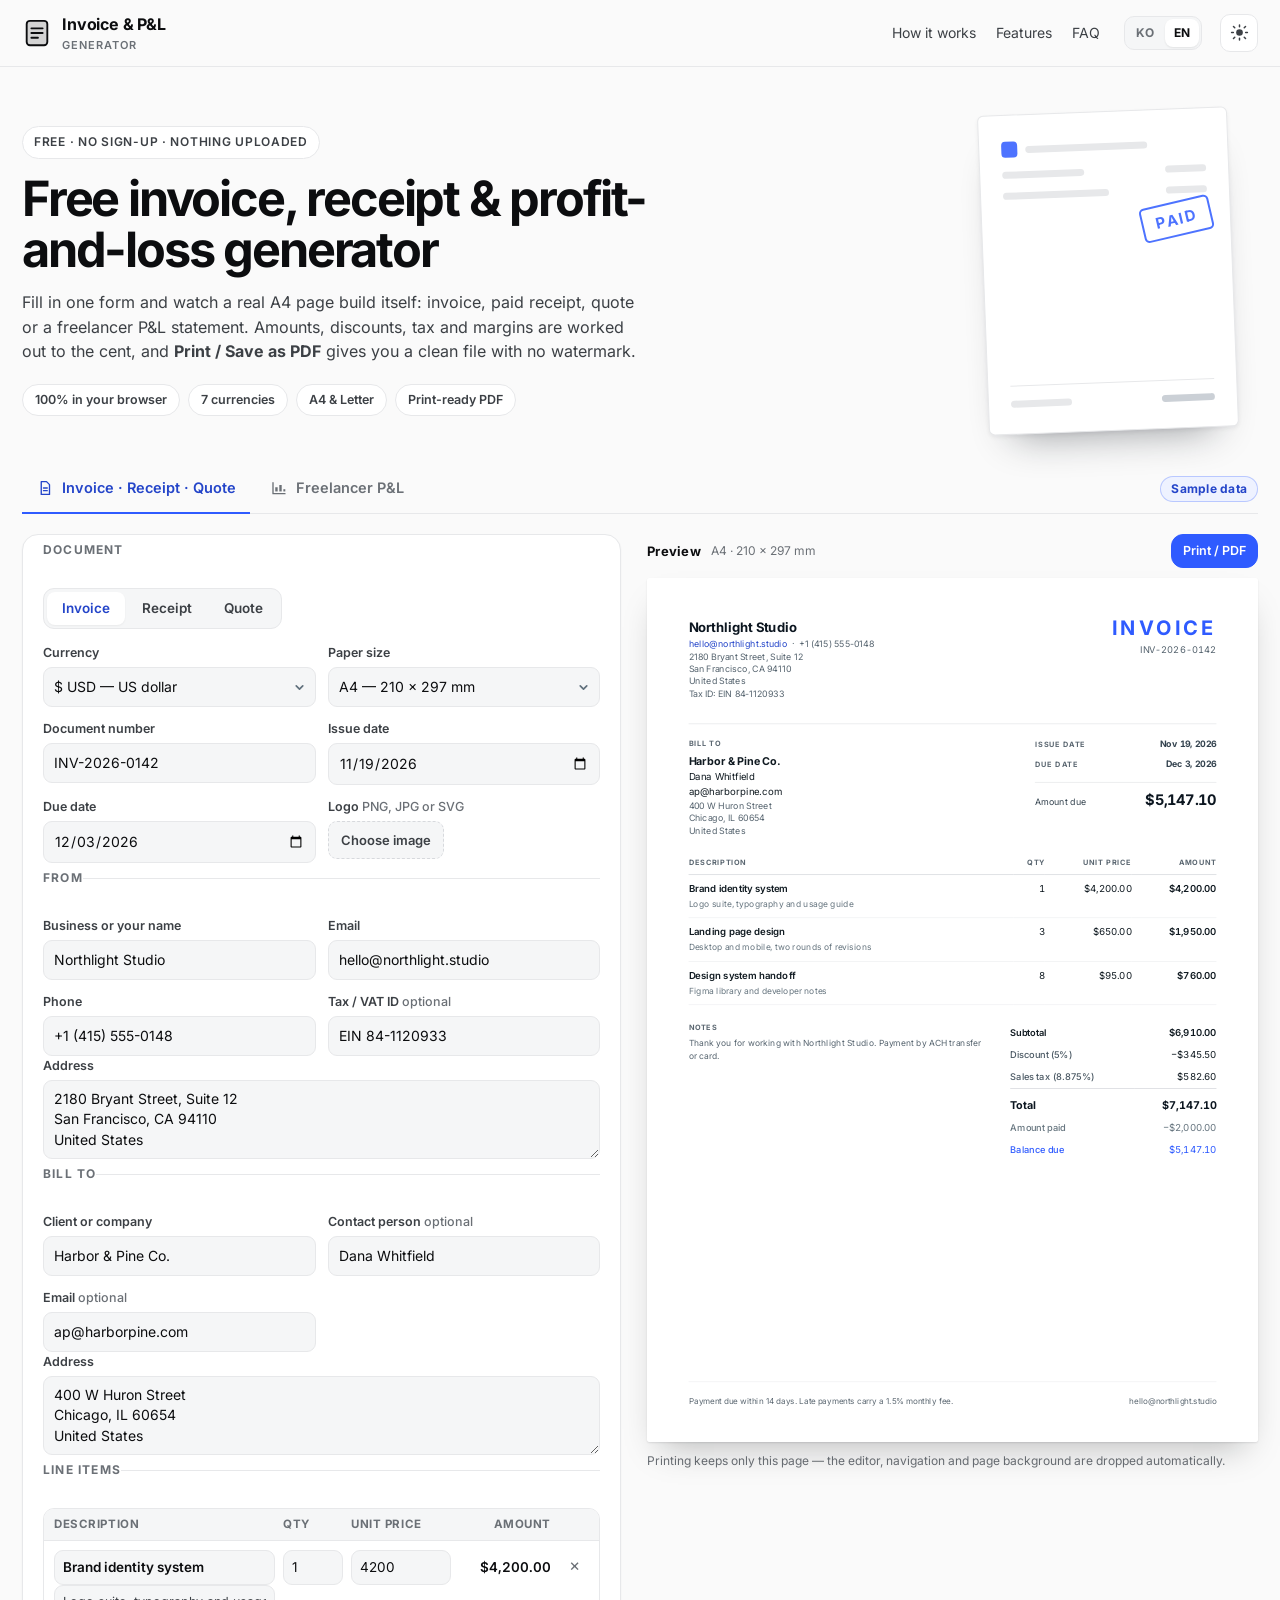
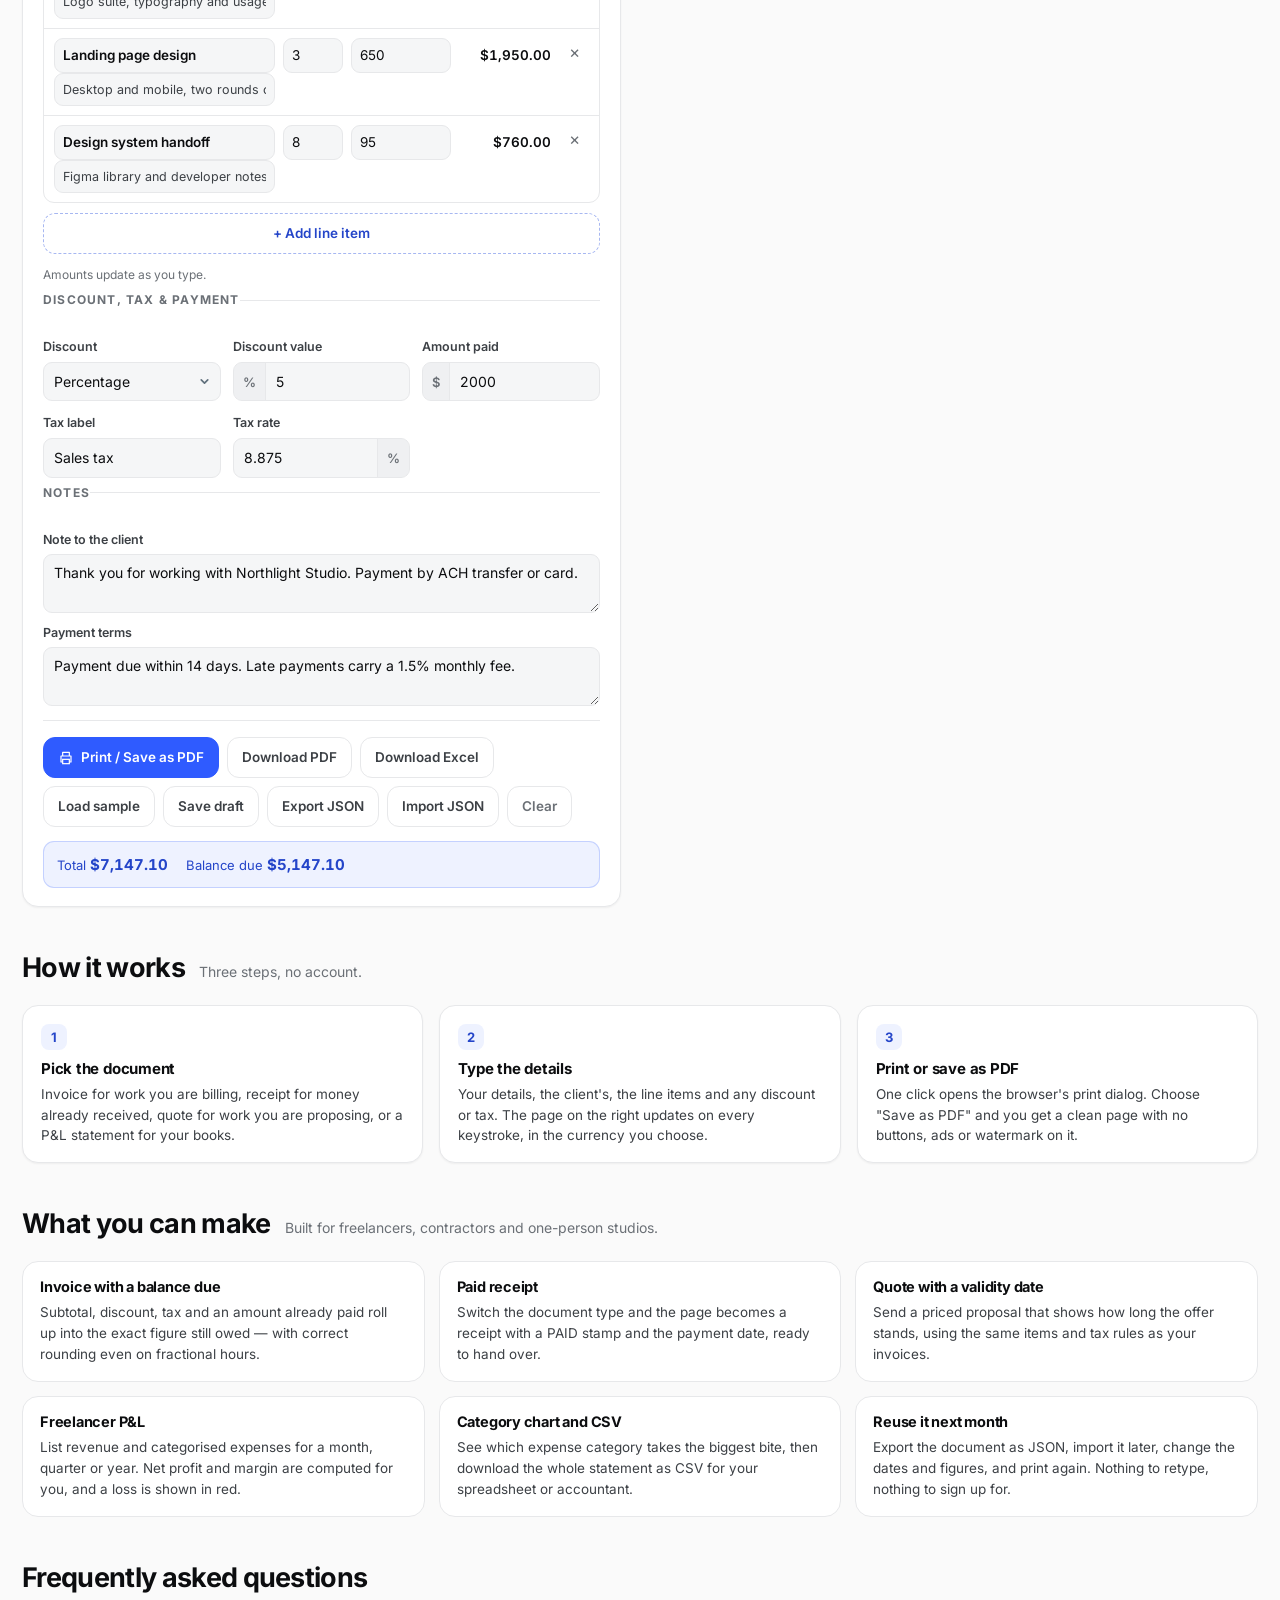
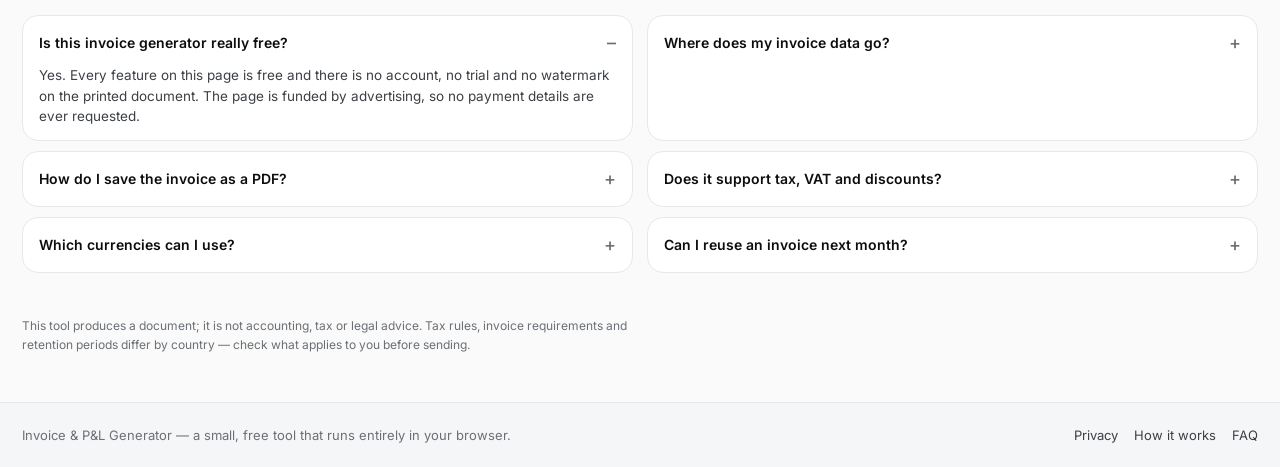
<file: index.html>
<!DOCTYPE html>
<html lang="en">
<head>
<meta charset="utf-8">
<meta name="viewport" content="width=device-width, initial-scale=1">
<title>Free Invoice, Receipt &amp; P&amp;L Generator — Print or Save as PDF</title>
<meta name="description" content="Make a professional invoice, receipt, quote or freelance profit and loss statement in your browser. Live A4 preview, 7 currencies, tax and discount math, print or save as PDF. No signup, nothing uploaded.">
<link rel="canonical" href="https://marcj81.github.io/invoice-receipt-pl-generator/">
<meta name="robots" content="index, follow">
<meta name="color-scheme" content="light dark">
<meta name="theme-color" content="#FAFAFA">
<meta property="og:type" content="website">
<meta property="og:site_name" content="Invoice &amp; P&amp;L Generator">
<meta property="og:title" content="Free Invoice, Receipt &amp; P&amp;L Generator">
<meta property="og:description" content="Invoice, receipt, quote and profit-and-loss statements with a live A4 preview. Print or save as PDF — everything stays in your browser.">
<meta property="og:url" content="https://marcj81.github.io/invoice-receipt-pl-generator/">
<meta name="twitter:card" content="summary">
<meta name="twitter:title" content="Free Invoice, Receipt &amp; P&amp;L Generator">
<meta name="twitter:description" content="Fill in the form, see the finished page, print to PDF. No account, no upload.">
<link rel="icon" href="favicon.svg" type="image/svg+xml">
<link rel="preload" href="assets/fonts/inter-latin.woff2" as="font" type="font/woff2" crossorigin>
<link rel="stylesheet" href="assets/styles.css">
<script type="application/ld+json">
{
  "@context": "https://schema.org",
  "@graph": [
    {
      "@type": "WebApplication",
      "name": "Invoice, Receipt & P&L Generator",
      "url": "https://marcj81.github.io/invoice-receipt-pl-generator/",
      "applicationCategory": "BusinessApplication",
      "operatingSystem": "Any browser",
      "browserRequirements": "Requires JavaScript",
      "description": "Create invoices, receipts, quotes and freelance profit and loss statements in the browser, with a live A4 preview and print-to-PDF output. Amounts, tax, discounts and margins are calculated exactly in integer cents.",
      "offers": { "@type": "Offer", "price": "0", "priceCurrency": "USD" },
      "featureList": [
        "Invoice, receipt and quote documents from one form",
        "Live A4 and Letter paper preview",
        "Seven currencies with correct decimal places",
        "Percentage or fixed discounts and tax rates",
        "Freelancer profit and loss statement",
        "Expense breakdown chart and CSV export",
        "Print or save as PDF without a watermark"
      ]
    },
    {
      "@type": "FAQPage",
      "mainEntity": [
        {
          "@type": "Question",
          "name": "Is this invoice generator really free?",
          "acceptedAnswer": {
            "@type": "Answer",
            "text": "Yes. Every feature on this page is free and there is no account, no trial and no watermark on the printed document. The page is funded by advertising, so no payment details are ever requested."
          }
        },
        {
          "@type": "Question",
          "name": "Where does my invoice data go?",
          "acceptedAnswer": {
            "@type": "Answer",
            "text": "Nowhere. The form, the logo image and the PDF all stay in your browser's memory. Nothing is uploaded, there is no server behind the tool, and you can keep working with the network offline once the page has loaded."
          }
        },
        {
          "@type": "Question",
          "name": "How do I save the invoice as a PDF?",
          "acceptedAnswer": {
            "@type": "Answer",
            "text": "Press Print / Save as PDF and choose \"Save as PDF\" as the printer. The print stylesheet removes the editor, buttons, navigation and background so only the document page is printed, in A4 or Letter as selected."
          }
        },
        {
          "@type": "Question",
          "name": "Does it support tax, VAT and discounts?",
          "acceptedAnswer": {
            "@type": "Answer",
            "text": "Yes. You can apply a percentage or a fixed discount, add a tax or VAT rate with your own label, and record an amount already paid. Tax is calculated on the discounted subtotal and the remaining balance is shown on the document."
          }
        },
        {
          "@type": "Question",
          "name": "Which currencies can I use?",
          "acceptedAnswer": {
            "@type": "Answer",
            "text": "US dollars, euros, pounds sterling, Canadian dollars, Australian dollars, Japanese yen and Korean won. Yen and won are shown without decimals and all other currencies with two, using correct thousands separators."
          }
        },
        {
          "@type": "Question",
          "name": "Can I reuse an invoice next month?",
          "acceptedAnswer": {
            "@type": "Answer",
            "text": "Yes. Export JSON keeps every field, so you can import the file later, change the dates and amounts, and print again. Save draft stores the same data in your own browser so the form is still filled when you come back."
          }
        }
      ]
    }
  ]
}
</script>
</head>
<body>
<a class="skip-link" href="#app">Skip to the generator</a>

<header class="site-header">
  <div class="header-inner">
    <a class="brand" href="./">
      <svg class="brand-mark" viewBox="0 0 32 32" aria-hidden="true" focusable="false">
        <rect x="5" y="3" width="22" height="26" rx="3.5" fill="currentColor" opacity=".16"></rect>
        <rect x="5" y="3" width="22" height="26" rx="3.5" fill="none" stroke="currentColor" stroke-width="2"></rect>
        <path d="M10 11h12M10 16h12M10 21h7" stroke="currentColor" stroke-width="2" stroke-linecap="round"></path>
      </svg>
      <span class="brand-text">Invoice&nbsp;&amp;&nbsp;P&amp;L<small>Generator</small></span>
    </a>
    <nav class="site-nav" aria-label="Page sections">
      <a href="#how-it-works">How it works</a>
      <a href="#features">Features</a>
      <a href="#faq">FAQ</a>
    </nav>
    <div class="lang-switch" role="group" aria-label="Language">
      <button type="button" class="lang-btn" data-lang="ko" aria-pressed="false">KO</button>
      <button type="button" class="lang-btn is-on" data-lang="en" aria-pressed="true">EN</button>
    </div>
    <button id="theme-toggle" class="icon-btn" type="button" aria-label="Switch colour theme" aria-pressed="false">
      <svg class="icon-sun" viewBox="0 0 24 24" aria-hidden="true" focusable="false"><circle cx="12" cy="12" r="4.2" fill="currentColor"></circle><path d="M12 2.6v2.2M12 19.2v2.2M4.2 12H2M22 12h-2.2M6 6l-1.6-1.6M19.6 19.6L18 18M18 6l1.6-1.6M4.4 19.6L6 18" stroke="currentColor" stroke-width="1.9" stroke-linecap="round"></path></svg>
      <svg class="icon-moon" viewBox="0 0 24 24" aria-hidden="true" focusable="false"><path d="M20 14.4A8.4 8.4 0 0 1 9.6 4a8.4 8.4 0 1 0 10.4 10.4z" fill="currentColor"></path></svg>
    </button>
  </div>
</header>

<main>
  <section class="hero">
    <div class="hero-copy">
      <p class="eyebrow">Free · No sign-up · Nothing uploaded</p>
      <h1>Free invoice, receipt &amp; profit-and-loss generator</h1>
      <p class="lede" data-ko-html="한 장의 입력 폼만 채우면 실제 A4 문서가 만들어집니다. 인보이스, 결제 완료 영수증, 견적서, 프리랜서 손익계산서까지. 금액·할인·세금·마진은 센트 단위로 계산되고, <b>인쇄 / PDF 저장</b>을 누르면 워터마크 없는 깨끗한 파일이 나옵니다.">Fill in one form and watch a real A4 page build itself: invoice, paid receipt, quote or a freelancer P&amp;L statement. Amounts, discounts, tax and margins are worked out to the cent, and <b>Print / Save as PDF</b> gives you a clean file with no watermark.</p>
      <ul class="hero-badges">
        <li>100% in your browser</li>
        <li>7 currencies</li>
        <li>A4 &amp; Letter</li>
        <li>Print-ready PDF</li>
      </ul>
    </div>
    <div class="hero-card" aria-hidden="true">
      <div class="mini-paper">
        <div class="mini-row"><span class="mini-dot"></span><span class="mini-line w60"></span></div>
        <div class="mini-row"><span class="mini-line w40"></span><span class="mini-line w20 right"></span></div>
        <div class="mini-row"><span class="mini-line w52"></span><span class="mini-line w20 right"></span></div>
        <div class="mini-total"><span class="mini-line w30"></span><span class="mini-line w26 right strong"></span></div>
        <span class="mini-stamp">PAID</span>
      </div>
    </div>
  </section>

  <section class="app-shell" id="app" aria-label="Invoice and profit and loss generator">
    <div class="tabs" role="tablist" aria-label="Document type">
      <button class="tab is-active" id="tab-doc" role="tab" type="button" aria-selected="true" aria-controls="panel-doc">
        <svg viewBox="0 0 24 24" aria-hidden="true" focusable="false"><path d="M7 3.5h7l4 4v13H7z" fill="none" stroke="currentColor" stroke-width="1.8" stroke-linejoin="round"></path><path d="M10 12h5M10 15.5h5" stroke="currentColor" stroke-width="1.8" stroke-linecap="round"></path></svg>
        Invoice · Receipt · Quote
      </button>
      <button class="tab" id="tab-pl" role="tab" type="button" aria-selected="false" aria-controls="panel-pl">
        <svg viewBox="0 0 24 24" aria-hidden="true" focusable="false"><path d="M4 19.5V5M4 19.5h16" stroke="currentColor" stroke-width="1.8" stroke-linecap="round"></path><rect x="7" y="11" width="3.2" height="5.6" fill="currentColor"></rect><rect x="12.4" y="8" width="3.2" height="8.6" fill="currentColor"></rect><rect x="17.8" y="13.6" width="2.6" height="3" fill="currentColor"></rect></svg>
        Freelancer P&amp;L
      </button>
      <span class="tabs-spacer"></span>
      <span class="badge" id="sample-badge" hidden>Sample data</span>
      <span class="badge badge-draft" id="draft-badge" hidden>Draft restored</span>
    </div>

    <!-- ============================== DOCUMENT ============================== -->
    <div class="workspace" id="panel-doc" role="tabpanel" aria-labelledby="tab-doc" data-mobile-view="edit">
      <div class="mobile-switch" role="group" aria-label="Editor or preview">
        <button type="button" class="is-active" data-view="edit">Edit</button>
        <button type="button" data-view="preview">Preview</button>
      </div>

      <form class="editor" id="doc-form" autocomplete="off" novalidate>
        <fieldset class="group">
          <legend>Document</legend>
          <div class="segmented" id="doc-kind" role="group" aria-label="Document type">
            <button type="button" data-kind="INVOICE" class="is-active">Invoice</button>
            <button type="button" data-kind="RECEIPT">Receipt</button>
            <button type="button" data-kind="QUOTE">Quote</button>
          </div>
          <div class="grid-2">
            <label class="field">
              <span class="field-label">Currency</span>
              <select id="currency" data-model="currency">
                <option value="USD">$ USD — US dollar</option>
                <option value="EUR">€ EUR — Euro</option>
                <option value="GBP">£ GBP — British pound</option>
                <option value="CAD">C$ CAD — Canadian dollar</option>
                <option value="AUD">A$ AUD — Australian dollar</option>
                <option value="JPY">¥ JPY — Japanese yen</option>
                <option value="KRW">₩ KRW — Korean won</option>
              </select>
            </label>
            <label class="field">
              <span class="field-label">Paper size</span>
              <select id="paper" data-model="paper">
                <option value="a4">A4 — 210 × 297 mm</option>
                <option value="letter">Letter — 8.5 × 11 in</option>
              </select>
            </label>
            <label class="field">
              <span class="field-label">Document number</span>
              <input id="doc-number" type="text" data-model="number" placeholder="INV-2026-0142" maxlength="40">
            </label>
            <label class="field">
              <span class="field-label">Issue date</span>
              <input id="issue-date" type="date" data-model="issueDate">
            </label>
            <label class="field">
              <span class="field-label" id="due-label">Due date</span>
              <input id="due-date" type="date" data-model="dueDate">
            </label>
            <div class="field logo-field">
              <span class="field-label">Logo <span class="hint-inline">PNG, JPG or SVG</span></span>
              <div class="logo-row">
                <label class="logo-pick">
                  <input id="logo-input" type="file" accept="image/png,image/jpeg,image/svg+xml,image/webp">
                  <span>Choose image</span>
                </label>
                <button type="button" class="btn btn-quiet" id="logo-clear" hidden>Remove</button>
              </div>
            </div>
          </div>
        </fieldset>

        <fieldset class="group">
          <legend>From</legend>
          <div class="grid-2">
            <label class="field">
              <span class="field-label">Business or your name</span>
              <input id="from-name" type="text" data-model="from.name" placeholder="Northlight Studio">
            </label>
            <label class="field">
              <span class="field-label">Email</span>
              <input id="from-email" type="email" data-model="from.email" placeholder="hello@studio.com">
            </label>
            <label class="field">
              <span class="field-label">Phone</span>
              <input id="from-phone" type="tel" data-model="from.phone" placeholder="+1 (415) 555-0148">
            </label>
            <label class="field">
              <span class="field-label">Tax / VAT ID <span class="hint-inline">optional</span></span>
              <input id="from-tax" type="text" data-model="from.taxId" placeholder="EIN 84-1120933">
            </label>
          </div>
          <label class="field">
            <span class="field-label">Address</span>
            <textarea id="from-address" rows="3" data-model="from.address" placeholder="Street, city, postal code, country"></textarea>
          </label>
        </fieldset>

        <fieldset class="group">
          <legend>Bill to</legend>
          <div class="grid-2">
            <label class="field">
              <span class="field-label">Client or company</span>
              <input id="bill-name" type="text" data-model="billTo.name" placeholder="Harbor &amp; Pine Co.">
            </label>
            <label class="field">
              <span class="field-label">Contact person <span class="hint-inline">optional</span></span>
              <input id="bill-contact" type="text" data-model="billTo.contact" placeholder="Dana Whitfield">
            </label>
            <label class="field">
              <span class="field-label">Email <span class="hint-inline">optional</span></span>
              <input id="bill-email" type="email" data-model="billTo.email" placeholder="ap@client.com">
            </label>
          </div>
          <label class="field">
            <span class="field-label">Address</span>
            <textarea id="bill-address" rows="3" data-model="billTo.address" placeholder="Street, city, postal code, country"></textarea>
          </label>
        </fieldset>

        <fieldset class="group">
          <legend>Line items</legend>
          <div class="items" id="items">
            <div class="items-head" aria-hidden="true">
              <span>Description</span><span>Qty</span><span>Unit price</span><span class="ta-right">Amount</span><span></span>
            </div>
            <div id="items-body"></div>
          </div>
          <div class="row-between">
            <button type="button" class="btn btn-dashed" id="add-item">+ Add line item</button>
            <p class="hint" id="items-hint">Amounts update as you type.</p>
          </div>
        </fieldset>

        <fieldset class="group">
          <legend>Discount, tax &amp; payment</legend>
          <div class="grid-3">
            <label class="field">
              <span class="field-label">Discount</span>
              <select id="discount-mode" data-model="discount.mode">
                <option value="none">None</option>
                <option value="percent">Percentage</option>
                <option value="fixed">Fixed amount</option>
              </select>
            </label>
            <label class="field">
              <span class="field-label">Discount value</span>
              <span class="affix-field">
                <span class="affix" id="discount-affix">%</span>
                <input id="discount-value" type="text" inputmode="decimal" data-model="discount.value" placeholder="0" disabled>
              </span>
            </label>
            <label class="field">
              <span class="field-label">Amount paid</span>
              <span class="affix-field">
                <span class="affix" data-currency-affix>$</span>
                <input id="amount-paid" type="text" inputmode="decimal" data-model="amountPaid" placeholder="0.00">
              </span>
            </label>
            <label class="field">
              <span class="field-label">Tax label</span>
              <input id="tax-label" type="text" data-model="tax.label" placeholder="Tax" maxlength="24">
            </label>
            <label class="field">
              <span class="field-label">Tax rate</span>
              <span class="affix-field">
                <input id="tax-rate" type="text" inputmode="decimal" data-model="tax.rate" placeholder="0">
                <span class="affix affix-end">%</span>
              </span>
            </label>
          </div>
        </fieldset>

        <fieldset class="group">
          <legend>Notes</legend>
          <label class="field">
            <span class="field-label">Note to the client</span>
            <textarea id="notes" rows="2" data-model="notes" placeholder="Thank you for your business."></textarea>
          </label>
          <label class="field">
            <span class="field-label">Payment terms</span>
            <textarea id="terms" rows="2" data-model="terms" placeholder="Payment due within 14 days."></textarea>
          </label>
        </fieldset>

        <div class="editor-actions">
          <button type="button" class="btn btn-primary" id="btn-print-doc">
            <svg viewBox="0 0 24 24" aria-hidden="true" focusable="false"><path d="M7 9V3.5h10V9M7 18H4.5V9h15v9H17" fill="none" stroke="currentColor" stroke-width="1.8" stroke-linejoin="round"></path><rect x="7" y="14" width="10" height="6.5" fill="none" stroke="currentColor" stroke-width="1.8"></rect></svg>
            Print / Save as PDF
          </button>
          <button type="button" class="btn" id="btn-pdf-doc">Download PDF</button>
          <button type="button" class="btn" id="btn-xlsx-doc">Download Excel</button>
          <button type="button" class="btn" id="btn-sample">Load sample</button>
          <button type="button" class="btn" id="btn-save-draft">Save draft</button>
          <button type="button" class="btn" id="btn-export">Export JSON</button>
          <button type="button" class="btn" id="btn-import">Import JSON</button>
          <input type="file" id="import-file" accept="application/json,.json" aria-label="Import a saved JSON file" hidden>
          <button type="button" class="btn btn-quiet" id="btn-clear">Clear</button>
        </div>

        <div class="total-strip" aria-live="polite">
          <span>Total <b id="strip-total">$0.00</b></span>
          <span><span id="balance-label">Balance due</span> <b id="strip-balance">$0.00</b></span>
        </div>
        <p class="form-warning" id="doc-error" role="status" hidden></p>
      </form>

      <aside class="preview" aria-label="Document preview">
        <div class="preview-bar">
          <span class="preview-title">Preview</span>
          <span class="preview-meta" id="preview-meta">A4 · 210 × 297 mm</span>
          <button type="button" class="btn btn-small btn-primary" id="btn-print-doc-top">Print / PDF</button>
        </div>
        <div class="paper-stage" id="stage-doc">
          <article class="paper" id="paper-doc" aria-label="Invoice preview"></article>
        </div>
        <p class="preview-note">Printing keeps only this page — the editor, navigation and page background are dropped automatically.</p>
      </aside>
    </div>

    <!-- ================================= P&L ================================= -->
    <div class="workspace" id="panel-pl" role="tabpanel" aria-labelledby="tab-pl" data-mobile-view="edit" hidden>
      <div class="mobile-switch" role="group" aria-label="Editor or preview">
        <button type="button" class="is-active" data-view="edit">Edit</button>
        <button type="button" data-view="preview">Preview</button>
      </div>

      <div class="metrics" id="metrics" aria-live="polite">
        <div class="metric">
          <span class="metric-label">Gross revenue</span>
          <b class="metric-value" id="m-gross">$0.00</b>
        </div>
        <div class="metric">
          <span class="metric-label">Total expenses</span>
          <b class="metric-value" id="m-expenses">$0.00</b>
        </div>
        <div class="metric" id="card-net">
          <span class="metric-label">Net profit</span>
          <b class="metric-value" id="m-net">$0.00</b>
        </div>
        <div class="metric">
          <span class="metric-label">Profit margin</span>
          <b class="metric-value" id="m-margin">&mdash;</b>
        </div>
      </div>

      <form class="editor" id="pl-form" autocomplete="off" novalidate>
        <fieldset class="group">
          <legend>Statement</legend>
          <div class="grid-2">
            <label class="field">
              <span class="field-label">Business name</span>
              <input id="pl-business" type="text" data-model="business" placeholder="Northlight Studio">
            </label>
            <label class="field">
              <span class="field-label">Currency</span>
              <select id="pl-currency" data-model="currency">
                <option value="USD">$ USD — US dollar</option>
                <option value="EUR">€ EUR — Euro</option>
                <option value="GBP">£ GBP — British pound</option>
                <option value="CAD">C$ CAD — Canadian dollar</option>
                <option value="AUD">A$ AUD — Australian dollar</option>
                <option value="JPY">¥ JPY — Japanese yen</option>
                <option value="KRW">₩ KRW — Korean won</option>
              </select>
            </label>
            <label class="field">
              <span class="field-label">Period</span>
              <select id="pl-period">
                <option value="month">This month</option>
                <option value="quarter">This quarter</option>
                <option value="year">This year</option>
                <option value="custom">Custom range</option>
              </select>
            </label>
            <label class="field">
              <span class="field-label">Period label</span>
              <input id="pl-label" type="text" data-model="periodLabel" maxlength="48">
            </label>
            <label class="field">
              <span class="field-label">Start date</span>
              <input id="pl-start" type="date" data-model="startDate">
            </label>
            <label class="field">
              <span class="field-label">End date</span>
              <input id="pl-end" type="date" data-model="endDate">
            </label>
          </div>
        </fieldset>

        <fieldset class="group">
          <legend>Revenue</legend>
          <div class="rows" id="rev-rows"></div>
          <button type="button" class="btn btn-dashed" id="add-revenue">+ Add revenue line</button>
        </fieldset>

        <fieldset class="group">
          <legend>Expenses</legend>
          <div class="rows" id="exp-rows"></div>
          <button type="button" class="btn btn-dashed" id="add-expense">+ Add expense</button>
        </fieldset>

        <div class="editor-actions">
          <button type="button" class="btn btn-primary" id="btn-print-pl">
            <svg viewBox="0 0 24 24" aria-hidden="true" focusable="false"><path d="M7 9V3.5h10V9M7 18H4.5V9h15v9H17" fill="none" stroke="currentColor" stroke-width="1.8" stroke-linejoin="round"></path><rect x="7" y="14" width="10" height="6.5" fill="none" stroke="currentColor" stroke-width="1.8"></rect></svg>
            Print / Save as PDF
          </button>
          <button type="button" class="btn" id="btn-pdf-pl">Download PDF</button>
          <button type="button" class="btn" id="btn-xlsx-pl">Download Excel</button>
          <button type="button" class="btn" id="btn-csv">Download CSV</button>
          <span class="bom-toggle">
            <input id="csv-bom" type="checkbox" checked>
            <label for="csv-bom">Excel BOM</label>
          </span>
          <button type="button" class="btn" id="btn-pl-sample">Load sample</button>
          <button type="button" class="btn" id="btn-save-draft-pl">Save draft</button>
          <button type="button" class="btn btn-quiet" id="btn-pl-clear">Clear</button>
        </div>
        <p class="form-warning" id="pl-error" role="status" hidden></p>
      </form>

      <aside class="preview" aria-label="Statement preview">
        <div class="card chart-card">
          <div class="card-head">
            <h2>Expenses by category</h2>
            <span class="card-meta" id="chart-meta">0 categories</span>
          </div>
          <div id="chart-body" class="chart-body"></div>
          <p class="chart-empty" id="chart-empty">Add an expense to see where the money goes.</p>
        </div>

        <div class="preview-bar">
          <span class="preview-title">Statement preview</span>
          <span class="preview-meta" id="pl-preview-meta">A4 · 210 × 297 mm</span>
          <button type="button" class="btn btn-small btn-primary" id="btn-print-pl-top">Print / PDF</button>
        </div>
        <div class="paper-stage" id="stage-pl">
          <article class="paper" id="paper-pl" aria-label="Profit and loss preview"></article>
        </div>
      </aside>
    </div>
  </section>

  <section class="section" id="how-it-works">
    <div class="section-head">
      <h2>How it works</h2>
      <p>Three steps, no account.</p>
    </div>
    <ol class="steps">
      <li>
        <span class="step-num">1</span>
        <h3>Pick the document</h3>
        <p>Invoice for work you are billing, receipt for money already received, quote for work you are proposing, or a P&amp;L statement for your books.</p>
      </li>
      <li>
        <span class="step-num">2</span>
        <h3>Type the details</h3>
        <p>Your details, the client's, the line items and any discount or tax. The page on the right updates on every keystroke, in the currency you choose.</p>
      </li>
      <li>
        <span class="step-num">3</span>
        <h3>Print or save as PDF</h3>
        <p>One click opens the browser's print dialog. Choose "Save as PDF" and you get a clean page with no buttons, ads or watermark on it.</p>
      </li>
    </ol>
  </section>

  <section class="section" id="features">
    <div class="section-head">
      <h2>What you can make</h2>
      <p>Built for freelancers, contractors and one-person studios.</p>
    </div>
    <div class="feature-grid">
      <article class="feature">
        <h3>Invoice with a balance due</h3>
        <p>Subtotal, discount, tax and an amount already paid roll up into the exact figure still owed — with correct rounding even on fractional hours.</p>
      </article>
      <article class="feature">
        <h3>Paid receipt</h3>
        <p>Switch the document type and the page becomes a receipt with a PAID stamp and the payment date, ready to hand over.</p>
      </article>
      <article class="feature">
        <h3>Quote with a validity date</h3>
        <p>Send a priced proposal that shows how long the offer stands, using the same items and tax rules as your invoices.</p>
      </article>
      <article class="feature">
        <h3>Freelancer P&amp;L</h3>
        <p>List revenue and categorised expenses for a month, quarter or year. Net profit and margin are computed for you, and a loss is shown in red.</p>
      </article>
      <article class="feature">
        <h3>Category chart and CSV</h3>
        <p>See which expense category takes the biggest bite, then download the whole statement as CSV for your spreadsheet or accountant.</p>
      </article>
      <article class="feature">
        <h3>Reuse it next month</h3>
        <p>Export the document as JSON, import it later, change the dates and figures, and print again. Nothing to retype, nothing to sign up for.</p>
      </article>
    </div>
  </section>

  <section class="section" id="faq">
    <div class="section-head">
      <h2>Frequently asked questions</h2>
    </div>
    <div class="faq">
      <details class="faq-item" open>
        <summary>Is this invoice generator really free?</summary>
        <p>Yes. Every feature on this page is free and there is no account, no trial and no watermark on the printed document. The page is funded by advertising, so no payment details are ever requested.</p>
      </details>
      <details class="faq-item">
        <summary>Where does my invoice data go?</summary>
        <p>Nowhere. The form, the logo image and the PDF all stay in your browser's memory. Nothing is uploaded, there is no server behind the tool, and you can keep working with the network offline once the page has loaded.</p>
      </details>
      <details class="faq-item">
        <summary>How do I save the invoice as a PDF?</summary>
        <p>Press <b>Print / Save as PDF</b> and choose "Save as PDF" as the printer. The print stylesheet removes the editor, buttons, navigation and background so only the document page is printed, in A4 or Letter as selected.</p>
      </details>
      <details class="faq-item">
        <summary>Does it support tax, VAT and discounts?</summary>
        <p>Yes. You can apply a percentage or a fixed discount, add a tax or VAT rate with your own label, and record an amount already paid. Tax is calculated on the discounted subtotal and the remaining balance is shown on the document.</p>
      </details>
      <details class="faq-item">
        <summary>Which currencies can I use?</summary>
        <p>US dollars, euros, pounds sterling, Canadian dollars, Australian dollars, Japanese yen and Korean won. Yen and won are shown without decimals and all other currencies with two, using correct thousands separators.</p>
      </details>
      <details class="faq-item">
        <summary>Can I reuse an invoice next month?</summary>
        <p>Yes. Export JSON keeps every field, so you can import the file later, change the dates and amounts, and print again. Save draft stores the same data in your own browser so the form is still filled when you come back.</p>
      </details>
    </div>
  </section>

  <section class="section note-section">
    <p class="fine-print">This tool produces a document; it is not accounting, tax or legal advice. Tax rules, invoice requirements and retention periods differ by country — check what applies to you before sending.</p>
  </section>
</main>

<footer class="site-footer">
  <div class="footer-inner">
    <p>Invoice &amp; P&amp;L Generator — a small, free tool that runs entirely in your browser.</p>
    <nav aria-label="Footer">
      <a href="privacy.html">Privacy</a>
      <a href="#how-it-works">How it works</a>
      <a href="#faq">FAQ</a>
    </nav>
  </div>
</footer>

<div class="toast" id="toast" role="status" aria-live="polite"></div>

<noscript>
  <div class="noscript">This generator needs JavaScript. Nothing would be uploaded in any case — all of the work happens on your device.</div>
</noscript>

<script src="assets/i18n.js"></script>
<script src="assets/ledger.js"></script>
<script src="assets/pdf-export.js"></script>
<script src="assets/xlsx-export.js"></script>
<script src="assets/app.js"></script>
</body>
</html>
</file>
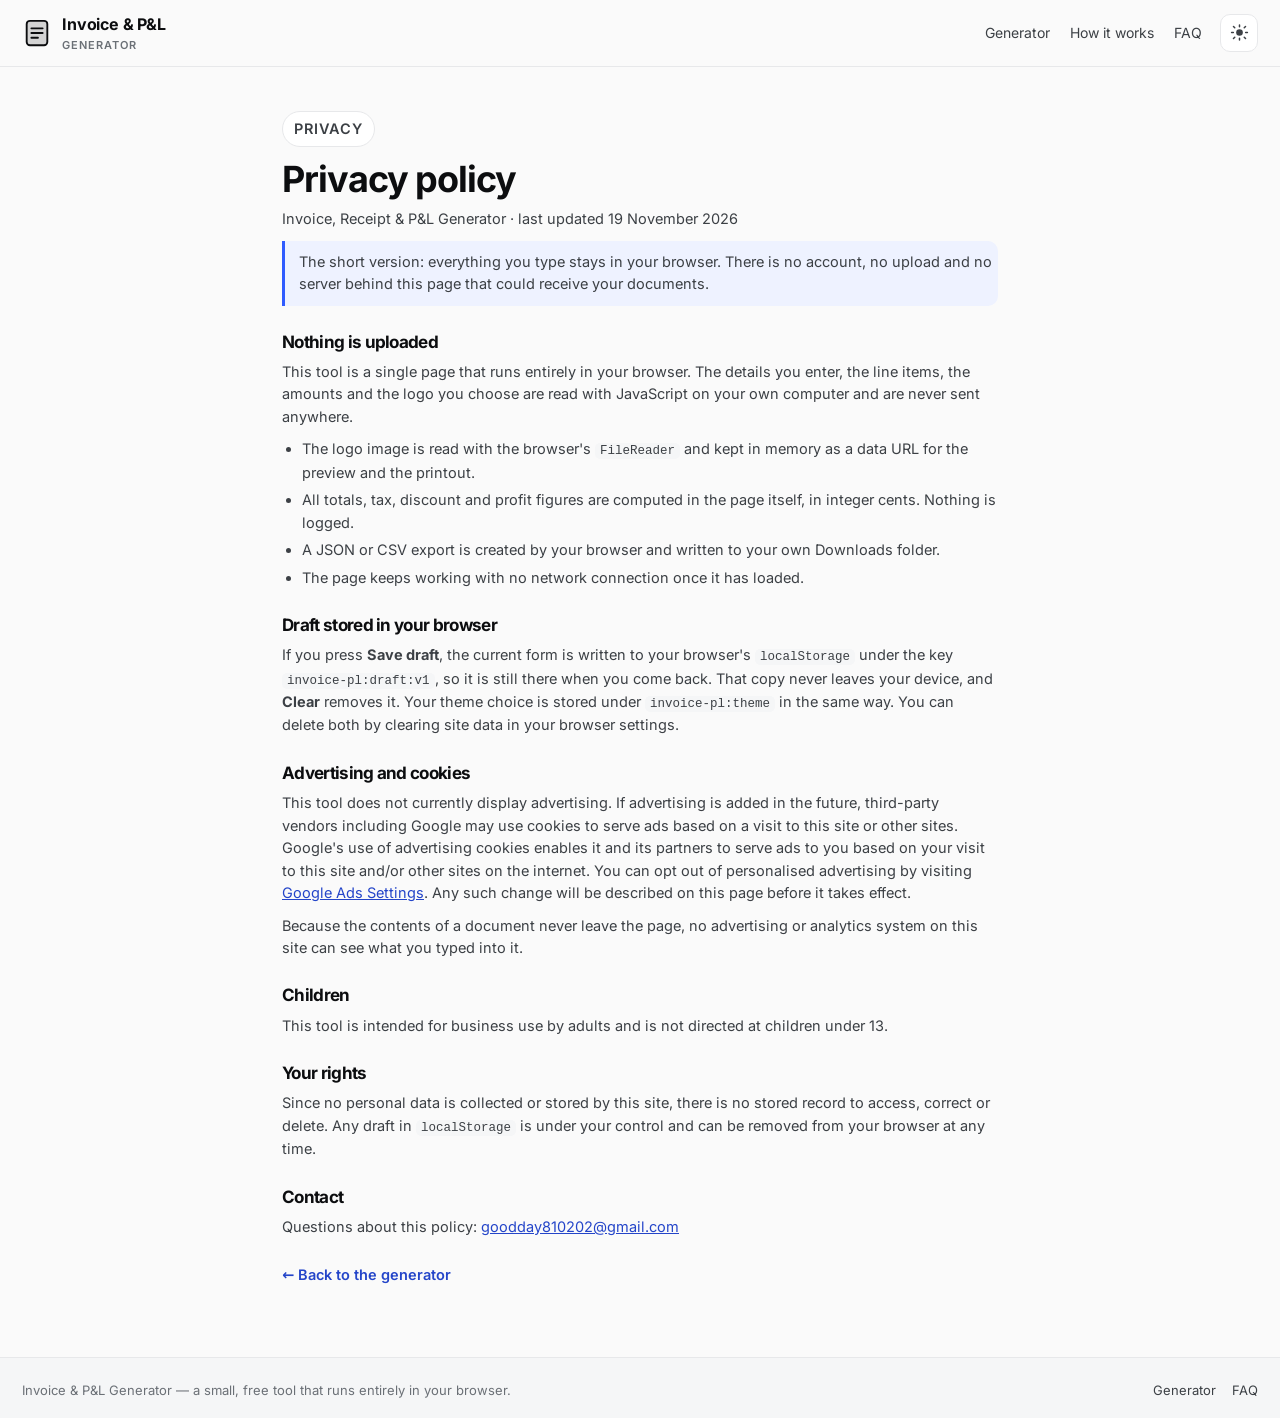
<file: privacy.html>
<!DOCTYPE html>
<html lang="en">
<head>
<meta charset="utf-8">
<meta name="viewport" content="width=device-width, initial-scale=1">
<title>Privacy policy — Invoice, Receipt &amp; P&amp;L Generator</title>
<meta name="description" content="How this invoice and P&L generator handles your data: everything is processed locally in your browser, nothing is uploaded, and drafts stay in your own browser storage.">
<link rel="canonical" href="https://marcj81.github.io/invoice-receipt-pl-generator/privacy.html">
<meta name="robots" content="index, follow">
<meta name="color-scheme" content="light dark">
<meta name="theme-color" content="#0e7c66">
<link rel="icon" href="favicon.svg" type="image/svg+xml">
<link rel="preload" href="assets/fonts/inter-latin.woff2" as="font" type="font/woff2" crossorigin>
<link rel="stylesheet" href="assets/styles.css">
</head>
<body>
<header class="site-header">
  <div class="header-inner">
    <a class="brand" href="./">
      <svg class="brand-mark" viewBox="0 0 32 32" aria-hidden="true" focusable="false">
        <rect x="5" y="3" width="22" height="26" rx="3.5" fill="currentColor" opacity=".16"></rect>
        <rect x="5" y="3" width="22" height="26" rx="3.5" fill="none" stroke="currentColor" stroke-width="2"></rect>
        <path d="M10 11h12M10 16h12M10 21h7" stroke="currentColor" stroke-width="2" stroke-linecap="round"></path>
      </svg>
      <span class="brand-text">Invoice&nbsp;&amp;&nbsp;P&amp;L<small>Generator</small></span>
    </a>
    <nav class="site-nav" aria-label="Page sections">
      <a href="index.html">Generator</a>
      <a href="index.html#how-it-works">How it works</a>
      <a href="index.html#faq">FAQ</a>
    </nav>
    <button id="theme-toggle" class="icon-btn" type="button" aria-label="Switch colour theme" aria-pressed="false">
      <svg class="icon-sun" viewBox="0 0 24 24" aria-hidden="true" focusable="false"><circle cx="12" cy="12" r="4.2" fill="currentColor"></circle><path d="M12 2.6v2.2M12 19.2v2.2M4.2 12H2M22 12h-2.2M6 6l-1.6-1.6M19.6 19.6L18 18M18 6l1.6-1.6M4.4 19.6L6 18" stroke="currentColor" stroke-width="1.9" stroke-linecap="round"></path></svg>
      <svg class="icon-moon" viewBox="0 0 24 24" aria-hidden="true" focusable="false"><path d="M20 14.4A8.4 8.4 0 0 1 9.6 4a8.4 8.4 0 1 0 10.4 10.4z" fill="currentColor"></path></svg>
    </button>
  </div>
</header>

<main class="legal">
  <p class="eyebrow">Privacy</p>
  <h1>Privacy policy</h1>
  <p class="legal-meta">Invoice, Receipt &amp; P&amp;L Generator · last updated 19 November 2026</p>

  <p class="legal-lede">The short version: everything you type stays in your browser. There is no account, no upload and no server behind this page that could receive your documents.</p>

  <h2>Nothing is uploaded</h2>
  <p>This tool is a single page that runs entirely in your browser. The details you enter, the line items, the amounts and the logo you choose are read with JavaScript on your own computer and are never sent anywhere.</p>
  <ul>
    <li>The logo image is read with the browser's <code>FileReader</code> and kept in memory as a data URL for the preview and the printout.</li>
    <li>All totals, tax, discount and profit figures are computed in the page itself, in integer cents. Nothing is logged.</li>
    <li>A JSON or CSV export is created by your browser and written to your own Downloads folder.</li>
    <li>The page keeps working with no network connection once it has loaded.</li>
  </ul>

  <h2>Draft stored in your browser</h2>
  <p>If you press <b>Save draft</b>, the current form is written to your browser's <code>localStorage</code> under the key <code>invoice-pl:draft:v1</code>, so it is still there when you come back. That copy never leaves your device, and <b>Clear</b> removes it. Your theme choice is stored under <code>invoice-pl:theme</code> in the same way. You can delete both by clearing site data in your browser settings.</p>

  <h2>Advertising and cookies</h2>
  <p>This tool does not currently display advertising. If advertising is added in the future, third-party vendors including Google may use cookies to serve ads based on a visit to this site or other sites. Google's use of advertising cookies enables it and its partners to serve ads to you based on your visit to this site and/or other sites on the internet. You can opt out of personalised advertising by visiting <a href="https://www.google.com/settings/ads" rel="noopener">Google Ads Settings</a>. Any such change will be described on this page before it takes effect.</p>
  <p>Because the contents of a document never leave the page, no advertising or analytics system on this site can see what you typed into it.</p>

  <h2>Children</h2>
  <p>This tool is intended for business use by adults and is not directed at children under 13.</p>

  <h2>Your rights</h2>
  <p>Since no personal data is collected or stored by this site, there is no stored record to access, correct or delete. Any draft in <code>localStorage</code> is under your control and can be removed from your browser at any time.</p>

  <h2>Contact</h2>
  <p>Questions about this policy: <a href="mailto:goodday810202@gmail.com">goodday810202@gmail.com</a></p>

  <p class="legal-back"><a href="index.html">&larr; Back to the generator</a></p>
</main>

<footer class="site-footer">
  <div class="footer-inner">
    <p>Invoice &amp; P&amp;L Generator — a small, free tool that runs entirely in your browser.</p>
    <nav aria-label="Footer">
      <a href="index.html">Generator</a>
      <a href="index.html#faq">FAQ</a>
    </nav>
  </div>
</footer>

<div class="toast" id="toast" role="status" aria-live="polite"></div>
<script>
(function () {
  var KEY = 'invoice-pl:theme';
  var saved = null;
  try { saved = localStorage.getItem(KEY); } catch (e) { /* ignore */ }
  if (saved !== 'light' && saved !== 'dark') {
    saved = window.matchMedia && window.matchMedia('(prefers-color-scheme: dark)').matches ? 'dark' : 'light';
  }
  var root = document.documentElement;
  function apply(theme) {
    root.setAttribute('data-theme', theme);
    var btn = document.getElementById('theme-toggle');
    btn.setAttribute('aria-pressed', theme === 'dark' ? 'true' : 'false');
  }
  apply(saved);
  document.getElementById('theme-toggle').addEventListener('click', function () {
    var next = root.getAttribute('data-theme') === 'dark' ? 'light' : 'dark';
    apply(next);
    try { localStorage.setItem(KEY, next); } catch (e) { /* ignore */ }
  });
})();
</script>
</body>
</html>
</file>
<file: assets/styles.css>
/* ==========================================================================
   Invoice · Receipt · Quote · P&L Generator — styles
   Hand-written CSS. No framework, no external font, no network request.
   The paper always stays white, in both themes and on the printout.
   ========================================================================== */

@font-face {
  font-family: "Inter";
  font-style: normal;
  font-weight: 400 700;
  font-display: swap;
  src: url("fonts/inter-latin.woff2") format("woff2");
  unicode-range: U+0000-00FF, U+0131, U+0152-0153, U+02BB-02BC, U+02C6, U+02DA, U+02DC,
    U+0304, U+0308, U+0329, U+2000-206F, U+20AC, U+2122, U+2191, U+2193, U+2212, U+2215, U+FEFF, U+FFFD;
}
@font-face {
  font-family: "Inter";
  font-style: normal;
  font-weight: 400 700;
  font-display: swap;
  src: url("fonts/inter-latin-ext.woff2") format("woff2");
  unicode-range: U+0100-02BA, U+02BD-02C5, U+02C7-02CC, U+02CE-02D7, U+02DD-02FF, U+0304,
    U+0308, U+0329, U+1D00-1DBF, U+1E00-1E9F, U+1EF2-1EFF, U+2020, U+20A0-20AB, U+20AD-20C4, U+2113,
    U+2C60-2C7F, U+A720-A7FF;
}

/* Design system: A — Crisp Bento SaaS
   순백 표면 #FFFFFF · 바탕 #FAFAFA · 1px 헤어라인 #E7E8EA · 16px 타일 라운드
   잉크 #0C0D0F · 코발트 #2F5BFF 단일 액센트 · 산세리프 800 헤드라인 */
:root {
  --bg: #FAFAFA;
  --bg-soft: #F5F6F7;
  --surface: #FFFFFF;
  --surface-2: #F5F6F7;
  --ink: #0C0D0F;
  --ink-soft: #3C4045;
  --muted: #6B7076;
  --border: #E7E8EA;
  --border-strong: #D7D9DD;
  --accent: #2F5BFF;
  --accent-hover: #2445C9;
  --accent-soft: #EEF2FF;
  --accent-ink: #2445C9;
  --on-accent: #FFFFFF;
  /* semantic states — colour carries meaning, not decoration */
  --amber: #A9550A;
  --amber-soft: #FDF2E2;
  --red: #B4211C;
  --red-soft: #FDECEB;
  --green: #0B7A55;
  --green-soft: #E9F9F1;
  --shadow-sm: 0 1px 2px rgba(12, 13, 15, .05);
  --shadow-md: 0 12px 28px -20px rgba(12, 13, 15, .35);
  --shadow-paper: 0 1px 2px rgba(12, 13, 15, .10), 0 18px 34px -14px rgba(12, 13, 15, .28);
  --radius: 16px;
  --radius-lg: 16px;
  --radius-btn: 12px;
  --font: "Inter", system-ui, -apple-system, BlinkMacSystemFont, "Segoe UI", Roboto,
    "Helvetica Neue", Arial, "Liberation Sans", "Noto Sans", sans-serif;
  --mono: ui-monospace, SFMono-Regular, "SF Mono", Menlo, Consolas, monospace;
  color-scheme: light;
}

:root[data-theme="dark"] {
  --bg: #0A0B0D;
  --bg-soft: #0E0F12;
  --surface: #121317;
  --surface-2: #17181C;
  --ink: #F4F5F7;
  --ink-soft: #C7CBD2;
  --muted: #9AA0A9;
  --border: #24262B;
  --border-strong: #34373E;
  --accent: #8AA4FF;
  --accent-hover: #5B7BFF;
  --accent-soft: rgba(47, 91, 255, .18);
  --accent-ink: #C3D2FF;
  --on-accent: #0A0B0D;
  --amber: #F7BE6A;
  --amber-soft: rgba(247, 190, 106, .12);
  --red: #FF9A94;
  --red-soft: rgba(255, 154, 148, .12);
  --green: #3ED9A0;
  --green-soft: rgba(62, 217, 160, .12);
  --shadow-sm: 0 1px 2px rgba(0, 0, 0, .5);
  --shadow-md: 0 16px 40px -22px rgba(0, 0, 0, .9);
  --shadow-paper: 0 1px 2px rgba(0, 0, 0, .6), 0 20px 40px -16px rgba(0, 0, 0, .85);
  color-scheme: dark;
}

*, *::before, *::after { box-sizing: border-box; }
[hidden] { display: none !important; }

html { -webkit-text-size-adjust: 100%; }

body {
  margin: 0;
  background: var(--bg);
  color: var(--ink);
  font-family: var(--font);
  font-size: 15px;
  line-height: 1.55;
  -webkit-font-smoothing: antialiased;
}

h1, h2, h3, h4 { margin: 0; line-height: 1.25; letter-spacing: -0.015em; }
h1, h2 { font-weight: 800; letter-spacing: -0.04em; }
p { margin: 0; }
a { color: var(--accent-ink); }
button, input, select, textarea { font: inherit; color: inherit; }

:focus-visible {
  outline: 2.5px solid var(--accent);
  outline-offset: 2px;
  border-radius: 6px;
}

.skip-link {
  position: absolute;
  left: -999px;
  top: 8px;
  background: var(--surface);
  padding: 8px 14px;
  border-radius: 8px;
  z-index: 50;
}
.skip-link:focus { left: 12px; }

/* ------------------------------------------------------------------ header */

.site-header {
  position: sticky;
  top: 0;
  z-index: 30;
  background: color-mix(in srgb, var(--bg) 88%, transparent);
  border-bottom: 1px solid var(--border);
  backdrop-filter: blur(12px);
}
.header-inner {
  max-width: 1320px;
  margin: 0 auto;
  padding: 12px 22px;
  display: flex;
  align-items: center;
  gap: 18px;
}
.brand {
  display: inline-flex;
  align-items: center;
  gap: 10px;
  color: var(--ink);
  text-decoration: none;
  font-weight: 700;
  font-size: 16px;
  letter-spacing: -0.01em;
  flex-shrink: 0;
}
.brand-mark { width: 30px; height: 30px; color: var(--ink); flex-shrink: 0; }
.brand-text small {
  display: block;
  font-size: 11px;
  font-weight: 600;
  letter-spacing: .09em;
  text-transform: uppercase;
  color: var(--muted);
}
.site-nav {
  margin-left: auto;
  display: flex;
  gap: 20px;
  font-size: 14px;
}
.site-nav a { color: var(--ink-soft); text-decoration: none; }
.site-nav a:hover { color: var(--accent-ink); }
.icon-btn {
  width: 38px;
  height: 38px;
  display: grid;
  place-items: center;
  border: 1px solid var(--border);
  background: var(--surface);
  border-radius: 10px;
  cursor: pointer;
  color: var(--ink-soft);
  flex-shrink: 0;
}
.icon-btn:hover { border-color: var(--border-strong); color: var(--ink); }
.icon-btn svg { width: 19px; height: 19px; }
.icon-moon { display: none; }
:root[data-theme="dark"] .icon-sun { display: none; }
:root[data-theme="dark"] .icon-moon { display: block; }

/* -------------------------------------------------------------------- hero */

.hero {
  max-width: 1320px;
  margin: 0 auto;
  padding: 44px 22px 26px;
  display: grid;
  grid-template-columns: minmax(0, 1fr) 300px;
  gap: 40px;
  align-items: center;
}
.eyebrow {
  display: inline-flex;
  align-items: center;
  font-size: 12px;
  font-weight: 600;
  letter-spacing: .06em;
  text-transform: uppercase;
  color: var(--ink-soft);
  background: var(--surface);
  border: 1px solid var(--border);
  border-radius: 999px;
  padding: 6px 11px;
  margin-bottom: 14px;
}
.hero h1 {
  font-size: clamp(32px, 3.8vw, 50px);
  font-weight: 800;
  letter-spacing: -0.045em;
  line-height: 1.06;
  max-width: 20ch;
}
.lede {
  margin-top: 14px;
  max-width: 62ch;
  color: var(--ink-soft);
  font-size: 16px;
}
.hero-badges {
  list-style: none;
  margin: 20px 0 0;
  padding: 0;
  display: flex;
  flex-wrap: wrap;
  gap: 8px;
}
.hero-badges li {
  font-size: 12.5px;
  font-weight: 600;
  color: var(--ink-soft);
  background: var(--surface);
  border: 1px solid var(--border);
  border-radius: 999px;
  padding: 5px 12px;
}
.hero-card { display: flex; justify-content: center; }

.mini-paper {
  position: relative;
  width: 250px;
  height: 320px;
  background: #fff;
  border-radius: 6px;
  border: 1px solid #E7E8EA;
  box-shadow: 0 2px 4px rgba(15, 23, 32, .06), 0 26px 40px -26px rgba(15, 23, 32, .45);
  padding: 26px 22px;
  display: flex;
  flex-direction: column;
  gap: 14px;
  transform: rotate(-2.2deg);
}
.mini-row { display: flex; align-items: center; gap: 8px; }
.mini-dot { width: 16px; height: 16px; border-radius: 4px; background: #2F5BFF; opacity: .85; }
.mini-line { height: 7px; border-radius: 4px; background: #E7E8EA; display: block; }
.mini-line.strong { background: #CBD0D6; }
.mini-line.right { margin-left: auto; }
.w20 { width: 20%; } .w26 { width: 26%; } .w30 { width: 30%; }
.w40 { width: 40%; } .w52 { width: 52%; } .w60 { width: 60%; }
.mini-total {
  margin-top: auto;
  padding-top: 14px;
  border-top: 1.5px solid #E7E8EA;
  display: flex;
  align-items: center;
  gap: 8px;
}
.mini-stamp {
  position: absolute;
  right: 18px;
  top: 92px;
  transform: rotate(-11deg);
  border: 2.5px solid #2F5BFF;
  color: #2F5BFF;
  border-radius: 5px;
  padding: 4px 12px;
  font-size: 15px;
  font-weight: 800;
  letter-spacing: .14em;
  opacity: .85;
}

/* --------------------------------------------------------------------- app */

.app-shell {
  max-width: 1320px;
  margin: 8px auto 0;
  padding: 0 22px;
  scroll-margin-top: 84px;
}
.tabs {
  display: flex;
  align-items: center;
  gap: 6px;
  border-bottom: 1px solid var(--border);
  margin-bottom: 20px;
  flex-wrap: wrap;
}
.tab {
  display: inline-flex;
  align-items: center;
  gap: 8px;
  border: 0;
  background: none;
  padding: 12px 14px 13px;
  margin-bottom: -1px;
  font-size: 14.5px;
  font-weight: 600;
  color: var(--muted);
  cursor: pointer;
  border-bottom: 2.5px solid transparent;
  border-radius: 8px 8px 0 0;
}
.tab svg { width: 18px; height: 18px; }
.tab:hover { color: var(--ink); background: var(--surface-2); }
.tab.is-active { color: var(--accent-ink); border-bottom-color: var(--accent); }
.tabs-spacer { flex: 1; }
.badge {
  font-size: 12px;
  font-weight: 700;
  letter-spacing: .02em;
  color: var(--accent-ink);
  background: var(--accent-soft);
  border: 1px solid color-mix(in srgb, var(--accent) 28%, transparent);
  border-radius: 999px;
  padding: 3px 10px;
}
.badge-draft { color: var(--amber); background: var(--amber-soft); border-color: color-mix(in srgb, var(--amber) 30%, transparent); }

.workspace {
  display: grid;
  grid-template-columns: minmax(0, 1fr) minmax(0, 1.02fr);
  gap: 26px;
  align-items: start;
}
.workspace[hidden] { display: none; }
.workspace > .metrics { grid-column: 1 / -1; }

.mobile-switch { display: none; }

/* ------------------------------------------------------------------ editor */

.editor {
  background: var(--surface);
  border: 1px solid var(--border);
  border-radius: var(--radius-lg);
  box-shadow: var(--shadow-sm);
  padding: 6px 20px 18px;
  min-width: 0;
}
.group {
  border: 0;
  border-top: 1px solid var(--border);
  margin: 0;
  padding: 16px 0 6px;
}
.group:first-of-type { border-top: 0; }
.group legend {
  padding: 0;
  font-size: 12px;
  font-weight: 700;
  letter-spacing: .1em;
  text-transform: uppercase;
  color: var(--muted);
  margin-bottom: 12px;
}
.grid-2 {
  display: grid;
  grid-template-columns: repeat(2, minmax(0, 1fr));
  gap: 12px;
}
.grid-3 {
  display: grid;
  grid-template-columns: repeat(3, minmax(0, 1fr));
  gap: 12px;
}
.field { display: flex; flex-direction: column; gap: 5px; min-width: 0; }
.field + .field { margin-top: 10px; }
.grid-2 > .field, .grid-3 > .field { margin-top: 0; }
.field-label {
  font-size: 12.5px;
  font-weight: 600;
  color: var(--ink-soft);
}
.hint-inline { color: var(--muted); font-weight: 500; }
.field input,
.field select,
.field textarea,
.inp {
  width: 100%;
  background-color: var(--surface-2);
  border: 1px solid var(--border);
  border-radius: 9px;
  padding: 8px 10px;
  font-size: 14px;
  color: var(--ink);
  transition: border-color .12s, background .12s, box-shadow .12s;
}
.field input:hover, .field select:hover, .field textarea:hover, .inp:hover { border-color: var(--border-strong); }
.field input:focus, .field select:focus, .field textarea:focus, .inp:focus {
  outline: none;
  border-color: var(--accent);
  background-color: var(--surface);
  box-shadow: 0 0 0 3px color-mix(in srgb, var(--accent) 18%, transparent);
}
.field textarea { resize: vertical; min-height: 58px; line-height: 1.45; }
.field input::placeholder, .field textarea::placeholder, .inp::placeholder { color: color-mix(in srgb, var(--muted) 75%, transparent); }
select {
  appearance: none;
  background-image: url("data:image/svg+xml,%3Csvg xmlns='http://www.w3.org/2000/svg' viewBox='0 0 12 12'%3E%3Cpath d='M3 4.5 6 7.5 9 4.5' fill='none' stroke='%2362727e' stroke-width='1.6' stroke-linecap='round' stroke-linejoin='round'/%3E%3C/svg%3E");
  background-repeat: no-repeat;
  background-position: right 9px center;
  background-size: 13px;
  padding-right: 28px;
}
:root[data-theme="dark"] select {
  background-image: url("data:image/svg+xml,%3Csvg xmlns='http://www.w3.org/2000/svg' viewBox='0 0 12 12'%3E%3Cpath d='M3 4.5 6 7.5 9 4.5' fill='none' stroke='%2393a5a1' stroke-width='1.6' stroke-linecap='round' stroke-linejoin='round'/%3E%3C/svg%3E");
}
input[type="date"] { min-height: 36px; }

.affix-field {
  display: flex;
  align-items: stretch;
  background: var(--surface-2);
  border: 1px solid var(--border);
  border-radius: 9px;
  overflow: hidden;
}
.affix-field:focus-within {
  border-color: var(--accent);
  background: var(--surface);
  box-shadow: 0 0 0 3px color-mix(in srgb, var(--accent) 18%, transparent);
}
.affix-field input {
  border: 0;
  background: transparent;
  box-shadow: none !important;
  border-radius: 0;
  min-width: 0;
  flex: 1;
}
.affix-field input:focus { background-color: transparent; }
.affix {
  display: grid;
  place-items: center;
  padding: 0 9px;
  font-size: 13px;
  font-weight: 600;
  color: var(--muted);
  background: color-mix(in srgb, var(--border) 45%, transparent);
  flex-shrink: 0;
}
.affix-end { border-left: 1px solid var(--border); }
.affix:first-child { border-right: 1px solid var(--border); }

.segmented {
  display: inline-flex;
  padding: 3px;
  gap: 2px;
  background: var(--bg-soft);
  border: 1px solid var(--border);
  border-radius: 11px;
  margin-bottom: 14px;
}
.segmented button {
  border: 0;
  background: none;
  border-radius: 8px;
  padding: 6px 15px;
  font-size: 13.5px;
  font-weight: 600;
  color: var(--ink-soft);
  cursor: pointer;
}
.segmented button:hover { color: var(--ink); }
.segmented button.is-active {
  background: var(--surface);
  color: var(--accent-ink);
  box-shadow: var(--shadow-sm);
}

/* logo picker */
.logo-field { justify-content: flex-start; }
.logo-row { display: flex; align-items: center; gap: 8px; }
.logo-pick {
  position: relative;
  display: inline-flex;
  align-items: center;
  justify-content: center;
  border: 1px dashed var(--border-strong);
  background: var(--surface-2);
  border-radius: 9px;
  padding: 8px 12px;
  font-size: 13px;
  font-weight: 600;
  color: var(--ink-soft);
  cursor: pointer;
  min-height: 36px;
}
.logo-pick:hover { border-color: var(--accent); color: var(--accent-ink); }
.logo-pick input { position: absolute; inset: 0; opacity: 0; cursor: pointer; }
.logo-pick.has-logo {
  padding: 3px 10px 3px 3px;
  border-style: solid;
}
.logo-pick.has-logo img { height: 28px; max-width: 80px; object-fit: contain; display: block; }

/* items */
.items { border: 1px solid var(--border); border-radius: 11px; overflow: hidden; }
.items-head {
  display: grid;
  grid-template-columns: minmax(0, 1fr) 60px 100px 92px 30px;
  gap: 8px;
  padding: 7px 10px;
  background: var(--surface-2);
  border-bottom: 1px solid var(--border);
  font-size: 11.5px;
  font-weight: 700;
  letter-spacing: .05em;
  text-transform: uppercase;
  color: var(--muted);
}
#items-body { display: flex; flex-direction: column; }
.item-row {
  display: grid;
  grid-template-columns: minmax(0, 1fr) 60px 100px 92px 30px;
  gap: 8px;
  align-items: start;
  padding: 9px 10px;
  border-bottom: 1px solid var(--border);
}
.item-row:last-child { border-bottom: 0; }
.item-row .inp { padding: 6px 8px; font-size: 13.5px; }
.item-row .inp.is-invalid {
  border-color: var(--amber);
  box-shadow: 0 0 0 2px color-mix(in srgb, var(--amber) 16%, transparent);
}
.item-warn {
  grid-column: 1 / -1;
  margin: 1px 0 0;
  font-size: 12px;
  line-height: 1.45;
  font-weight: 600;
  color: var(--amber);
}
.hint.is-warn { color: var(--amber); }
.item-cell { display: flex; flex-direction: column; gap: 4px; min-width: 0; }
.cell-cap { display: none; font-size: 11px; font-weight: 600; color: var(--muted); }
.item-desc .inp.desc { font-weight: 600; }
.item-desc .inp.details { font-size: 12.5px; color: var(--ink-soft); }
.item-amount {
  padding: 7px 0;
  text-align: right;
  font-size: 13.5px;
  font-variant-numeric: tabular-nums;
  font-weight: 600;
  white-space: nowrap;
}
.item-del {
  width: 30px;
  height: 30px;
  border: 1px solid transparent;
  background: none;
  border-radius: 8px;
  color: var(--muted);
  cursor: pointer;
  font-size: 17px;
  line-height: 1;
  display: grid;
  place-items: center;
}
.item-del:hover { background: var(--red-soft); color: var(--red); border-color: color-mix(in srgb, var(--red) 25%, transparent); }
.item-del:disabled { opacity: .35; cursor: not-allowed; }
.ta-right { text-align: right; }

.rows { display: flex; flex-direction: column; gap: 8px; margin-bottom: 10px; }
.pl-row {
  display: grid;
  grid-template-columns: minmax(0, 1fr) 152px 116px 30px;
  gap: 8px;
  align-items: center;
}
.pl-row.revenue-row { grid-template-columns: minmax(0, 1fr) 152px 30px; }
.pl-row select, .pl-row .inp { padding: 7px 9px; font-size: 13.5px; }
.pl-row select { padding-right: 26px; }

.row-between {
  display: flex;
  align-items: center;
  justify-content: space-between;
  gap: 12px;
  flex-wrap: wrap;
  margin-top: 10px;
}
.hint { font-size: 12px; color: var(--muted); }

/* buttons */
.btn {
  display: inline-flex;
  align-items: center;
  justify-content: center;
  gap: 7px;
  border: 1px solid var(--border);
  background: var(--surface);
  color: var(--ink-soft);
  border-radius: var(--radius-btn);
  padding: 9px 14px;
  font-size: 13.5px;
  font-weight: 600;
  cursor: pointer;
  white-space: nowrap;
  transition: border-color .12s, background .12s, color .12s, transform .06s;
}
.btn:hover { border-color: var(--border-strong); color: var(--ink); background: var(--surface-2); }
.btn:active { transform: translateY(1px); }
.btn svg { width: 16px; height: 16px; }
.btn-primary {
  background: var(--accent);
  border-color: var(--accent);
  color: var(--on-accent);
}
.btn-primary:hover { background: var(--accent-hover); border-color: var(--accent-hover); color: var(--on-accent); }
.btn-small { padding: 6px 11px; font-size: 12.5px; }
.btn-quiet { color: var(--muted); }
.btn-quiet:hover { color: var(--red); border-color: color-mix(in srgb, var(--red) 30%, transparent); background: var(--red-soft); }
.btn-dashed {
  border-style: dashed;
  background: none;
  width: 100%;
  color: var(--accent-ink);
  border-color: color-mix(in srgb, var(--accent) 35%, var(--border));
}
.btn-dashed:hover { background: var(--accent-soft); border-color: var(--accent); color: var(--accent-ink); }

.editor-actions {
  display: flex;
  flex-wrap: wrap;
  gap: 8px;
  align-items: center;
  padding-top: 16px;
  border-top: 1px solid var(--border);
  margin-top: 8px;
}
.bom-toggle { display: inline-flex; align-items: center; gap: 6px; font-size: 12.5px; color: var(--muted); }
.bom-toggle input { accent-color: var(--accent); width: 15px; height: 15px; }

.total-strip {
  display: flex;
  gap: 18px;
  flex-wrap: wrap;
  margin-top: 14px;
  padding: 11px 13px;
  border-radius: 11px;
  background: var(--accent-soft);
  border: 1px solid color-mix(in srgb, var(--accent) 22%, transparent);
  font-size: 13px;
  color: var(--accent-ink);
}
.total-strip b { font-variant-numeric: tabular-nums; font-size: 15px; }
.form-warning {
  margin: 10px 0 0;
  padding: 8px 11px;
  font-size: 12.5px;
  line-height: 1.45;
  color: var(--amber);
  background: var(--amber-soft);
  border: 1px solid color-mix(in srgb, var(--amber) 28%, transparent);
  border-radius: 9px;
}

/* ----------------------------------------------------------------- preview */

.preview { min-width: 0; }
.preview-bar {
  display: flex;
  align-items: center;
  gap: 10px;
  margin-bottom: 10px;
}
.preview-title { font-size: 13px; font-weight: 700; letter-spacing: .02em; }
.preview-meta { font-size: 12px; color: var(--muted); }
.preview-bar .btn { margin-left: auto; }
.preview-note { margin-top: 10px; font-size: 12px; color: var(--muted); }

.paper-stage {
  position: relative;
  width: 100%;
  overflow: hidden;
  border-radius: 3px;
  background: #fff;
  box-shadow: var(--shadow-paper);
}
.paper {
  --paper-w: 794px;
  --paper-h: 1123px;
  width: var(--paper-w);
  min-height: var(--paper-h);
  transform-origin: top left;
  transform: scale(var(--scale, 1));
  background: #ffffff;
  color: #101a21;
  border-radius: 3px;
  padding: 52px 54px 44px;
  font-size: 13px;
  line-height: 1.5;
  position: relative;
  display: flex;
  flex-direction: column;
  print-color-adjust: exact;
  -webkit-print-color-adjust: exact;
}
.paper.paper-letter { --paper-w: 816px; --paper-h: 1056px; }

/* paper typography — fixed light palette, independent of the page theme */
.p-head { display: flex; justify-content: space-between; gap: 24px; align-items: flex-start; }
.p-brand { display: flex; gap: 14px; align-items: flex-start; min-width: 0; }
.p-logo { max-height: 54px; max-width: 150px; object-fit: contain; display: block; margin-bottom: 6px; }
.paper a { color: #2445C9; text-decoration: none; }
.p-name { font-size: 17px; font-weight: 700; letter-spacing: -.01em; color: #0c1620; }
.p-lines { font-size: 11.5px; color: #55636e; white-space: pre-line; line-height: 1.42; }
.p-doctype { text-align: right; flex-shrink: 0; }
.p-doc-title {
  font-size: 26px;
  font-weight: 800;
  letter-spacing: .16em;
  color: #2F5BFF;
  line-height: 1;
}
.p-doc-num { font-size: 12px; color: #55636e; margin-top: 6px; font-variant-numeric: tabular-nums; }
.p-stamp {
  display: inline-block;
  margin-top: 12px;
  transform: rotate(-8deg);
  border: 2.5px solid #2F5BFF;
  color: #2F5BFF;
  border-radius: 5px;
  padding: 4px 13px;
  font-size: 17px;
  font-weight: 800;
  letter-spacing: .18em;
  opacity: .9;
}
.p-stamp.is-quote { border-color: #a45a09; color: #a45a09; }

.p-parties {
  display: grid;
  grid-template-columns: minmax(0, 1fr) 236px;
  gap: 26px;
  margin-top: 30px;
  padding-top: 18px;
  border-top: 1.5px solid #E7E8EA;
}
.p-label {
  display: block;
  font-size: 9.5px;
  font-weight: 700;
  letter-spacing: .12em;
  text-transform: uppercase;
  color: #5B6771;
  margin-bottom: 5px;
}
.p-client { font-size: 12.5px; color: #101a21; }
.p-client strong { font-size: 14px; display: block; margin-bottom: 2px; }
.p-meta-grid { display: flex; flex-direction: column; gap: 9px; }
.p-meta-row { display: flex; justify-content: space-between; gap: 12px; font-size: 11.5px; color: #33424e; }
.p-meta-row .p-label { margin: 0; font-size: 9.5px; align-self: center; }
.p-meta-row b { font-variant-numeric: tabular-nums; }
.p-due {
  display: flex;
  justify-content: space-between;
  align-items: baseline;
  gap: 10px;
  margin-top: 4px;
  padding-top: 9px;
  border-top: 1.5px solid #E7E8EA;
  font-size: 11.5px;
  color: #33424e;
}
.p-due b { font-size: 19px; color: #0c1620; font-variant-numeric: tabular-nums; letter-spacing: -.01em; }

.p-items { width: 100%; border-collapse: collapse; margin-top: 26px; }
.p-items th {
  text-align: left;
  font-size: 9.5px;
  font-weight: 700;
  letter-spacing: .11em;
  text-transform: uppercase;
  color: #5B6771;
  padding: 0 0 8px;
  border-bottom: 1.5px solid #D7D9DD;
}
.p-items th.num, .p-items td.num { text-align: right; }
.p-items td {
  padding: 9px 0;
  border-bottom: 1px solid #F0F1F3;
  vertical-align: top;
  font-size: 12.5px;
}
.p-items .it-name { font-weight: 600; color: #101a21; }
.p-items .it-detail { display: block; font-size: 11px; color: #66757f; margin-top: 2px; }
.p-items td.num { font-variant-numeric: tabular-nums; white-space: nowrap; }
.p-items .it-amount { font-weight: 600; }
.p-empty { font-size: 12px; color: #5B6771; padding: 14px 0; }

.p-summary {
  display: grid;
  grid-template-columns: minmax(0, 1fr) 268px;
  gap: 26px;
  margin-top: 22px;
  align-items: start;
}
.p-notes { font-size: 11px; color: #55636e; white-space: pre-line; }
.p-notes .p-notes-title { font-size: 9.5px; letter-spacing: .11em; text-transform: uppercase; color: #5B6771; margin-bottom: 5px; font-weight: 700; }
.p-totals { width: 100%; border-collapse: collapse; }
.p-totals th {
  text-align: left;
  font-weight: 500;
  font-size: 12px;
  color: #4a5863;
  padding: 5px 0;
}
.p-totals td { text-align: right; font-variant-numeric: tabular-nums; font-size: 12.5px; padding: 5px 0; white-space: nowrap; }
.p-totals tr.sub th, .p-totals tr.sub td { color: #101a21; font-weight: 600; }
.p-totals tr.grand th, .p-totals tr.grand td {
  border-top: 1.5px solid #D7D9DD;
  padding-top: 10px;
  margin-top: 6px;
  font-size: 14px;
  font-weight: 700;
  color: #0c1620;
}
.p-totals tr.dim th, .p-totals tr.dim td { color: #66757f; }
.p-totals tr.balance th, .p-totals tr.balance td { color: #2F5BFF; }

.p-foot {
  margin-top: auto;
  padding-top: 18px;
  border-top: 1px solid #F0F1F3;
  font-size: 10.5px;
  color: #5B6771;
  display: flex;
  justify-content: space-between;
  gap: 16px;
  white-space: pre-line;
}
.p-foot .p-thanks { color: #33424e; font-size: 11.5px; }

/* P&L paper */
.pl-section { margin-top: 24px; }
.pl-section h3 {
  font-size: 10px;
  font-weight: 700;
  letter-spacing: .12em;
  text-transform: uppercase;
  color: #5B6771;
  padding-bottom: 6px;
  border-bottom: 1.5px solid #D7D9DD;
  margin-bottom: 4px;
}
.pl-line {
  display: flex;
  justify-content: space-between;
  gap: 14px;
  padding: 5.5px 0;
  border-bottom: 1px solid #f0f3f5;
  font-size: 12.5px;
}
.pl-line .pl-cat { color: #66757f; font-size: 11px; }
.pl-line b { font-variant-numeric: tabular-nums; font-weight: 600; }
.pl-subtotal {
  display: flex;
  justify-content: space-between;
  padding: 8px 0 2px;
  font-size: 12px;
  font-weight: 700;
  color: #101a21;
  border-top: 1.5px solid #E7E8EA;
  margin-top: 4px;
}
.pl-subtotal b { font-variant-numeric: tabular-nums; }
.pl-net {
  margin-top: 22px;
  padding: 14px 16px;
  border-radius: 6px;
  background: #eaf6f2;
  border: 1px solid #cbe6dd;
  display: flex;
  justify-content: space-between;
  align-items: center;
  gap: 16px;
}
.pl-net .pl-net-label { font-size: 10px; font-weight: 700; letter-spacing: .11em; text-transform: uppercase; color: #4a5863; }
.pl-net .pl-net-value { font-size: 21px; font-weight: 800; color: #2445C9; font-variant-numeric: tabular-nums; letter-spacing: -.01em; }
.pl-net.is-loss { background: #fdeceb; border-color: #f3cdc9; }
.pl-net.is-loss .pl-net-value { color: #b42318; }
.pl-net .pl-margin { font-size: 11.5px; color: #4a5863; text-align: right; }
.pl-net .pl-margin b { display: block; font-size: 14px; color: #101a21; font-variant-numeric: tabular-nums; }
.pl-chart-mini { margin-top: 20px; }

/* --------------------------------------------------------------- metrics */

.metrics {
  display: grid;
  grid-template-columns: repeat(4, minmax(0, 1fr));
  gap: 12px;
}
.metric {
  background: var(--surface);
  border: 1px solid var(--border);
  border-radius: var(--radius);
  padding: 12px 14px;
  display: flex;
  flex-direction: column;
  gap: 3px;
  min-width: 0;
  box-shadow: var(--shadow-sm);
}
.metric-label { font-size: 11.5px; font-weight: 600; color: var(--muted); letter-spacing: .02em; }
.metric-value {
  font-size: clamp(17px, 1.7vw, 22px);
  font-weight: 700;
  letter-spacing: -.02em;
  font-variant-numeric: tabular-nums;
  white-space: nowrap;
  overflow: hidden;
  text-overflow: ellipsis;
}
.metric.is-profit .metric-value { color: var(--green); }
.metric.is-loss { border-color: color-mix(in srgb, var(--red) 40%, var(--border)); background: var(--red-soft); }
.metric.is-loss .metric-value { color: var(--red); }

.card {
  background: var(--surface);
  border: 1px solid var(--border);
  border-radius: var(--radius);
  box-shadow: var(--shadow-sm);
  padding: 14px 16px;
  margin-bottom: 14px;
}
.card-head { display: flex; align-items: baseline; justify-content: space-between; gap: 12px; margin-bottom: 8px; }
.card-head h2 { font-size: 13px; font-weight: 700; letter-spacing: .01em; }
.card-meta { font-size: 11.5px; color: var(--muted); }
.chart-body svg { display: block; width: 100%; height: auto; overflow: visible; }
.chart-track { fill: var(--border); }
.chart-bar { fill: var(--accent); }
.chart-label { fill: var(--ink-soft); font-size: 11px; font-weight: 600; }
.chart-value { fill: var(--ink); font-size: 11px; font-weight: 600; font-variant-numeric: tabular-nums; }
.chart-share { fill: var(--muted); font-size: 10px; font-weight: 500; }
.chart-empty { font-size: 12.5px; color: var(--muted); }
.chart-empty[hidden] { display: none; }

/* ------------------------------------------------------------ marketing */

.section {
  max-width: 1320px;
  margin: 0 auto;
  padding: 44px 22px 0;
  scroll-margin-top: 84px;
}
.section-head { display: flex; align-items: baseline; gap: 14px; flex-wrap: wrap; margin-bottom: 20px; }
.section-head h2 { font-size: clamp(21px, 2.2vw, 27px); letter-spacing: -.025em; }
.section-head p { color: var(--muted); font-size: 14px; }

.steps {
  list-style: none;
  margin: 0;
  padding: 0;
  display: grid;
  grid-template-columns: repeat(3, minmax(0, 1fr));
  gap: 16px;
}
.steps li {
  position: relative;
  background: var(--surface);
  border: 1px solid var(--border);
  border-radius: var(--radius);
  padding: 18px 18px 16px;
  box-shadow: var(--shadow-sm);
}
.step-num {
  display: inline-grid;
  place-items: center;
  width: 26px;
  height: 26px;
  border-radius: 8px;
  background: var(--accent-soft);
  color: var(--accent-ink);
  font-size: 13px;
  font-weight: 700;
  margin-bottom: 10px;
}
.steps h3 { font-size: 15px; margin-bottom: 5px; }
.steps p { font-size: 13.5px; color: var(--ink-soft); }

.feature-grid {
  display: grid;
  grid-template-columns: repeat(3, minmax(0, 1fr));
  gap: 14px;
}
.feature {
  background: var(--surface);
  border: 1px solid var(--border);
  border-radius: var(--radius);
  padding: 16px 17px;
}
.feature h3 { font-size: 14.5px; margin-bottom: 6px; }
.feature p { font-size: 13.5px; color: var(--ink-soft); }

.faq { display: grid; grid-template-columns: repeat(2, minmax(0, 1fr)); gap: 10px 14px; }
.faq-item {
  background: var(--surface);
  border: 1px solid var(--border);
  border-radius: var(--radius);
  padding: 13px 16px;
}
.faq-item summary {
  cursor: pointer;
  font-weight: 600;
  font-size: 14px;
  list-style: none;
  display: flex;
  justify-content: space-between;
  gap: 12px;
  align-items: center;
}
.faq-item summary::-webkit-details-marker { display: none; }
.faq-item summary::after {
  content: "+";
  font-size: 18px;
  color: var(--muted);
  font-weight: 500;
  flex-shrink: 0;
}
.faq-item[open] summary::after { content: "\2013"; }
.faq-item p { margin-top: 8px; font-size: 13.5px; color: var(--ink-soft); }

.note-section { padding-bottom: 8px; }
.fine-print { font-size: 12px; color: var(--muted); max-width: 78ch; }

/* legal pages */
.legal {
  max-width: 760px;
  margin: 0 auto;
  padding: 44px 22px 20px;
}
.legal h1 { font-size: clamp(26px, 3vw, 36px); letter-spacing: -.03em; margin-bottom: 6px; }
.legal-meta { font-size: 12.5px; color: var(--muted); margin-bottom: 20px; }
.legal-lede {
  font-size: 15.5px;
  color: var(--ink-soft);
  border-left: 3px solid var(--accent);
  padding: 10px 0 10px 14px;
  background: var(--accent-soft);
  border-radius: 0 10px 10px 0;
  margin-bottom: 10px;
}
.legal h2 { font-size: 17px; margin: 26px 0 8px; }
.legal p { color: var(--ink-soft); margin-bottom: 10px; font-size: 14.5px; }
.legal ul { color: var(--ink-soft); font-size: 14.5px; padding-left: 20px; margin: 0 0 10px; }
.legal li { margin-bottom: 5px; }
.legal code { font-family: var(--mono); font-size: 12.5px; background: var(--bg-soft); padding: 1px 5px; border-radius: 5px; }
.legal-back { margin-top: 26px; }
.legal-back a { text-decoration: none; font-weight: 600; }

.site-footer {
  border-top: 1px solid var(--border);
  margin-top: 40px;
  padding: 22px;
  background: var(--bg-soft);
}
.footer-inner {
  max-width: 1320px;
  margin: 0 auto;
  display: flex;
  justify-content: space-between;
  align-items: center;
  gap: 16px;
  flex-wrap: wrap;
  font-size: 13px;
  color: var(--muted);
}
.footer-inner nav { display: flex; gap: 16px; }
.footer-inner a { color: var(--ink-soft); text-decoration: none; }
.footer-inner a:hover { color: var(--accent-ink); }

/* ------------------------------------------------------------------ toast */

.toast {
  position: fixed;
  left: 50%;
  bottom: 24px;
  transform: translate(-50%, 18px);
  background: var(--ink);
  color: var(--bg);
  padding: 10px 18px;
  border-radius: 999px;
  font-size: 13.5px;
  font-weight: 600;
  box-shadow: var(--shadow-md);
  opacity: 0;
  pointer-events: none;
  transition: opacity .18s, transform .18s;
  z-index: 60;
  max-width: min(92vw, 520px);
  text-align: center;
}
.toast.show { opacity: 1; transform: translate(-50%, 0); }

.noscript {
  position: fixed;
  inset: auto 0 0 0;
  background: var(--amber-soft);
  color: var(--amber);
  padding: 12px;
  text-align: center;
  font-size: 14px;
  z-index: 70;
}

/* ------------------------------------------------------------- responsive */

@media (max-width: 1080px) {
  .hero { grid-template-columns: 1fr; }
  .hero-card { display: none; }
  .hero h1 { max-width: none; }
  .workspace { grid-template-columns: minmax(0, 1fr); }
  .feature-grid, .steps { grid-template-columns: repeat(2, minmax(0, 1fr)); }
}

@media (max-width: 980px) {
  .mobile-switch {
    display: inline-flex;
    justify-self: start;
    padding: 3px;
    gap: 2px;
    background: var(--bg-soft);
    border: 1px solid var(--border);
    border-radius: 11px;
    margin-bottom: 4px;
  }
  .mobile-switch button {
    border: 0;
    background: none;
    border-radius: 8px;
    padding: 7px 20px;
    font-size: 13.5px;
    font-weight: 600;
    color: var(--ink-soft);
    cursor: pointer;
  }
  .mobile-switch button.is-active { background: var(--surface); color: var(--accent-ink); box-shadow: var(--shadow-sm); }
  .workspace[data-mobile-view="edit"] .preview { display: none; }
  .workspace[data-mobile-view="preview"] .editor { display: none; }
  .workspace[data-mobile-view="preview"] .metrics { display: grid; }
  .metrics { grid-template-columns: repeat(2, minmax(0, 1fr)); }
}

@media (max-width: 720px) {
  .site-nav { display: none; }
  .header-inner { padding: 10px 16px; }
  .hero { padding: 30px 16px 18px; }
  .app-shell { padding: 0 14px; }
  .section { padding: 34px 16px 0; }
  .editor { padding: 4px 14px 16px; }
  .grid-2, .grid-3 { grid-template-columns: minmax(0, 1fr); }
  .steps, .feature-grid, .faq { grid-template-columns: minmax(0, 1fr); }
  .items-head { display: none; }
  .item-row {
    grid-template-columns: repeat(3, minmax(0, 1fr));
    gap: 8px;
    padding: 12px 42px 10px 12px;
    position: relative;
  }
  .item-desc { grid-column: 1 / -1; }
  .cell-cap { display: block; }
  .item-row .item-amount { text-align: left; padding: 0; }
  .item-row .item-amount::before {
    content: "Amount";
    display: block;
    font-size: 11px;
    font-weight: 600;
    color: var(--muted);
    margin-bottom: 3px;
  }
  .item-row .item-del { position: absolute; top: 10px; right: 6px; }
  .pl-row, .pl-row.revenue-row { grid-template-columns: minmax(0, 1fr) 124px 30px; }
  .pl-row select[data-pl="category"] { grid-column: 1 / -1; grid-row: 2; }
  .pl-row .affix-field { grid-column: 2 / 3; grid-row: 1; }
  .pl-row .item-del { grid-column: 3 / 4; grid-row: 1; }
  .editor-actions { gap: 7px; }
  .editor-actions .btn { flex: 1 1 auto; }
  .metric-value { font-size: 17px; }
  .footer-inner { flex-direction: column; align-items: flex-start; }
}

@media (max-width: 420px) {
  .tab { padding: 11px 10px 12px; font-size: 13.5px; }
  .tab svg { display: none; }
  .total-strip { flex-direction: column; gap: 4px; }
}

@media (prefers-reduced-motion: reduce) {
  * { transition: none !important; animation: none !important; }
}

/* ------------------------------------------------------------------ print */

@media print {
  @page { size: A4; margin: 12mm; }

  html, body {
    background: #fff !important;
    color: #000 !important;
    margin: 0 !important;
    padding: 0 !important;
  }
  .site-header, .hero, .section, .site-footer, .skip-link, .toast, .noscript,
  .tabs, .editor, .mobile-switch, .preview-bar, .preview-note,
  .metrics, .chart-card, .total-strip {
    display: none !important;
  }
  main { display: block !important; margin: 0 !important; padding: 0 !important; }
  .app-shell,
  .workspace,
  .preview,
  .paper-stage {
    display: block !important;
    width: auto !important;
    max-width: none !important;
    height: auto !important;
    min-height: 0 !important;
    margin: 0 !important;
    padding: 0 !important;
    border: 0 !important;
    border-radius: 0 !important;
    box-shadow: none !important;
    background: #fff !important;
    overflow: visible !important;
    position: static !important;
    gap: 0 !important;
  }
  .workspace[hidden] { display: none !important; }
  .paper {
    width: auto !important;
    min-height: 268mm !important;
    margin: 0 !important;
    padding: 0 !important;
    border: 0 !important;
    border-radius: 0 !important;
    box-shadow: none !important;
    transform: none !important;
    background: #fff !important;
    color: #101a21 !important;
  }
  .p-stamp { opacity: 1; }
  .p-items tr, .p-summary, .pl-net, .pl-line { break-inside: avoid; page-break-inside: avoid; }
  .p-parties { break-inside: avoid; }
  a { text-decoration: none; color: inherit; }
}

/* ------------------------------------------------------------------ Language switch (KO / EN) */
.lang-switch {
  display: inline-flex;
  align-items: center;
  gap: 2px;
  padding: 2px;
  border: 1px solid var(--border);
  border-radius: 10px;
  background: var(--surface-2);
  margin-left: 6px;
}
.lang-btn {
  border: 0;
  background: transparent;
  color: var(--muted);
  font: inherit;
  font-size: 12px;
  font-weight: 700;
  line-height: 1;
  padding: 8px 9px;
  border-radius: 8px;
  cursor: pointer;
}
.lang-btn:hover { color: var(--ink); }
.lang-btn.is-on { background: var(--surface); color: var(--ink); box-shadow: 0 1px 2px rgba(12, 13, 15, 0.08); }
@media (max-width: 720px) {
  .lang-switch { margin-left: 0; }
  .lang-btn { padding: 7px 8px; font-size: 11.5px; }
}
</file>
